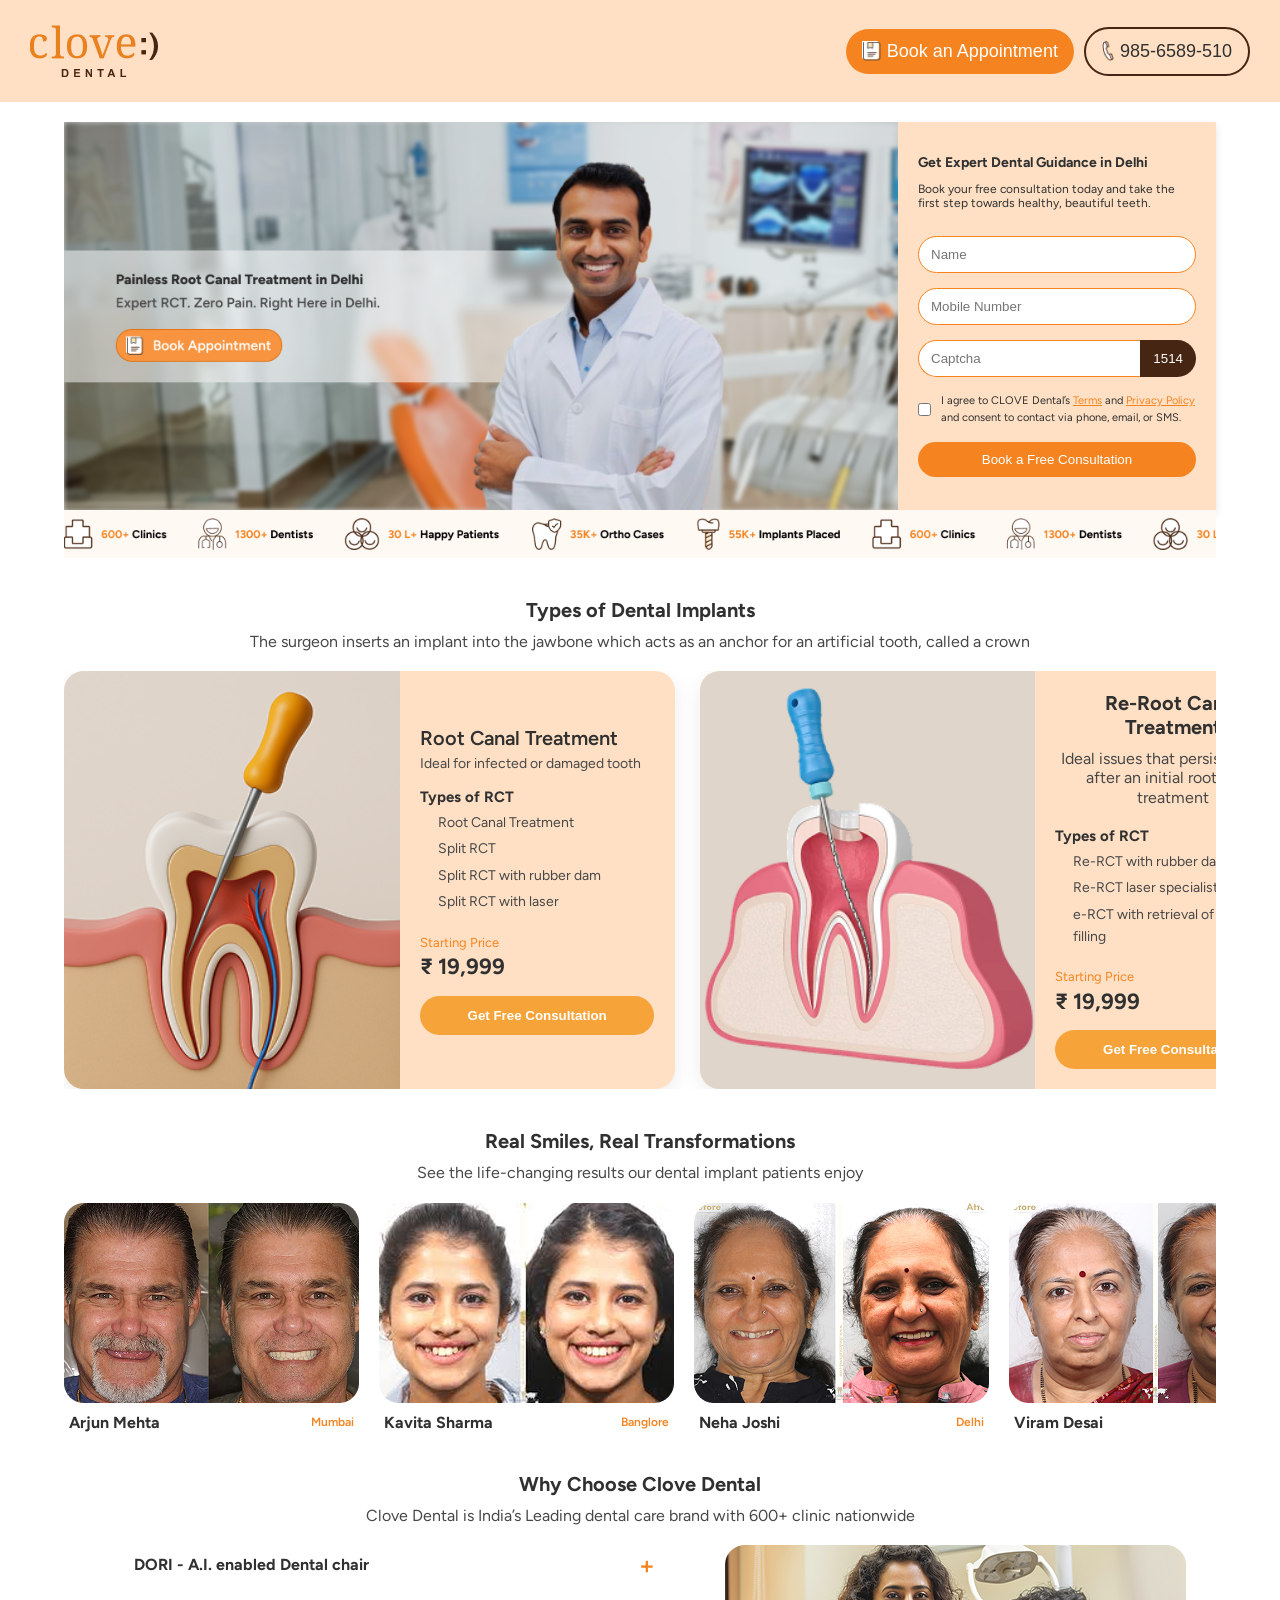
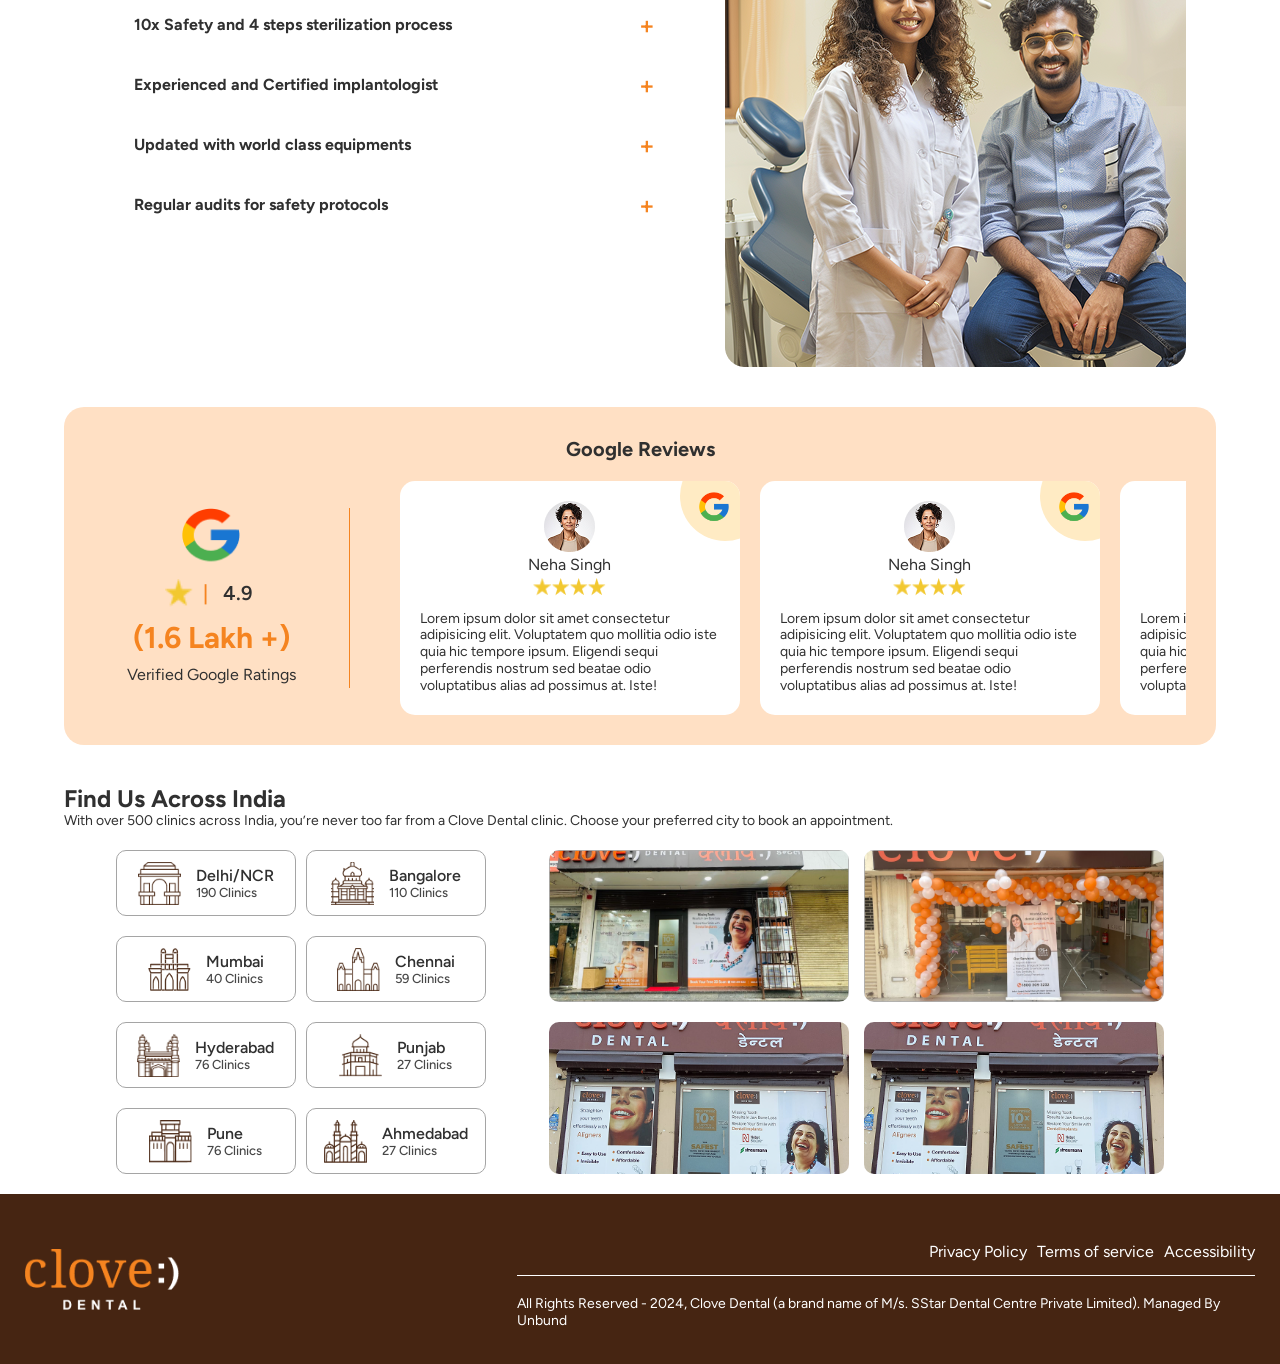
<file: index.html>
<!DOCTYPE html>
<html lang="en">

<head>
    <meta charset="UTF-8">
    <meta name="viewport" content="width=device-width, initial-scale=1.0">
    <title>Landing Page</title>

    <!-- Figtree font -->
    <link rel="preconnect" href="https://fonts.googleapis.com">
    <link rel="preconnect" href="https://fonts.gstatic.com" crossorigin>
    <link
        href="https://fonts.googleapis.com/css2?family=Figtree:ital,wght@0,300..900;1,300..900&family=Inter:ital,opsz,wght@0,14..32,100..900;1,14..32,100..900&display=swap"
        rel="stylesheet">
    
    <!-- CSS -->
    <link rel="stylesheet" href="css/style.css">
    <link rel="stylesheet" href="css/responsive.css">

</head>

<body>
    <!-- NAVBAR -->
    <header id="navbar"></header>

    <main>
        <!-- HERO SECTION -->
        <section id="hero"></section>


        <!-- Treatment Section -->
        <section id="treatment"></section>

        <!-- Transformation Section -->
        <section id="transformation"></section>

        <!-- FEATURE SECTION -->
        <section id="feature"></section>

        <!-- Testimonials Section -->
        <section id="testimonials"></section>

        <!-- LOCATION SECTION -->
        <section id="locations"></section>

    </main>

    <!-- Footer -->
    <footer id="footer"></footer>


    <!-- JavaScript -->
    <script src="js/script.js" defer></script>

</body>

</html>
</file>
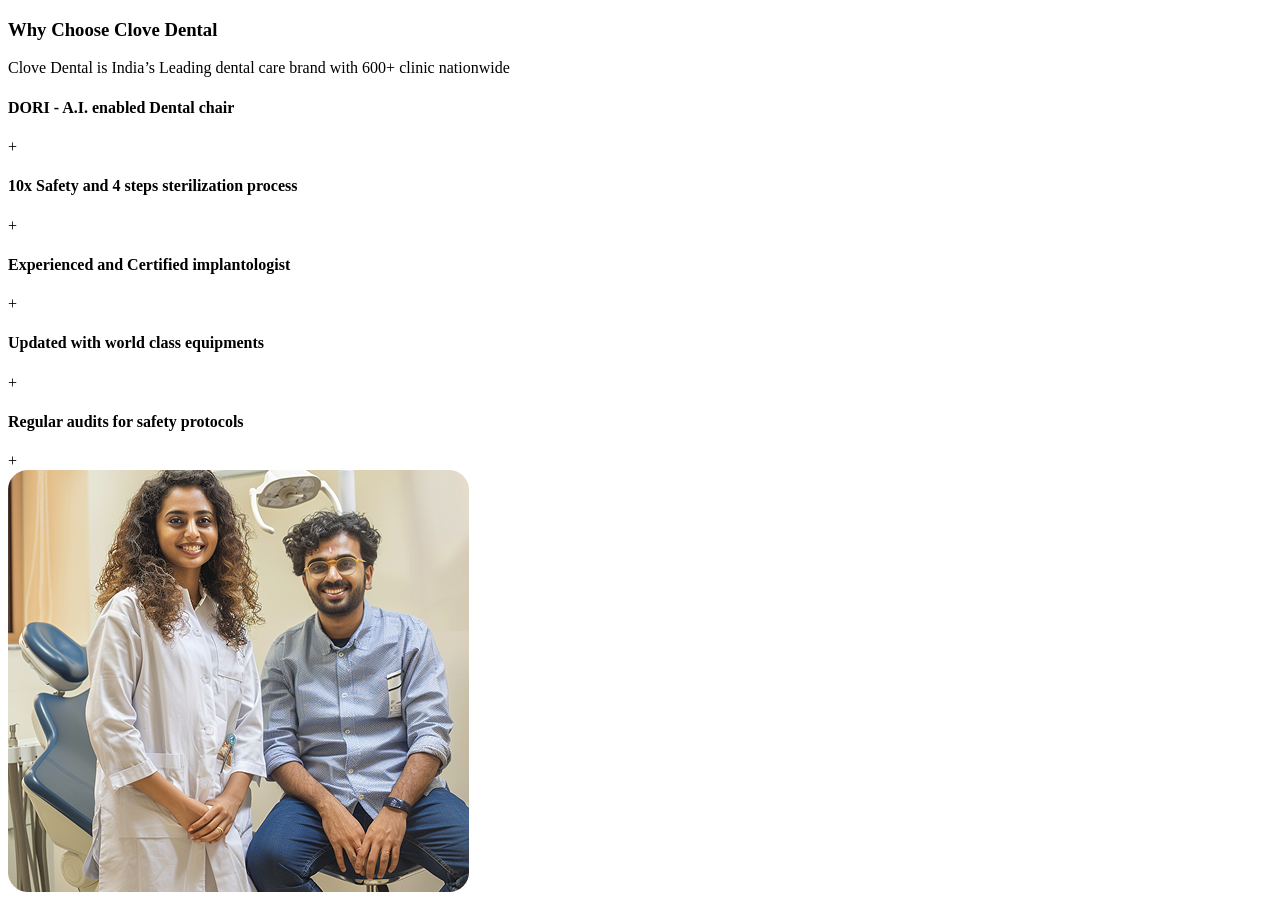
<file: sections/feature.html>
<!DOCTYPE html>
<html lang="en">
<head>
    <meta charset="UTF-8">
    <meta name="viewport" content="width=device-width, initial-scale=1.0">
    <title>Document</title>
</head>
<body>
    <div class="container feature-container">
        <h3 class="title">Why Choose Clove Dental</h3>
        <p class="description">Clove Dental is India’s Leading dental care brand with 600+ clinic nationwide</p>

        <div class="feature-cards">
            <div class="feature-details">
                <div>
                    <h4 class="feature-name">DORI - A.I. enabled Dental chair</h4>
                    <span class="feature-plus">+</span>
                </div>
                <div>
                    <h4 class="feature-name">10x Safety and 4 steps sterilization process</h4>
                    <span class="feature-plus">+</span>
                </div>
                <div>
                    <h4 class="feature-name">Experienced and Certified implantologist</h4>
                    <span class="feature-plus">+</span>
                </div>
                <div>
                    <h4 class="feature-name">Updated with world class equipments</h4>
                    <span class="feature-plus">+</span>
                </div>
                <div>
                    <h4 class="feature-name">Regular audits for safety protocols</h4>
                    <span class="feature-plus">+</span>
                </div>
            </div>
            <div class="feature-image">
                <img src="../assets/images/feature/Rectangle 27.png" alt="">
            </div>
        </div>
    </div>
</body>
</html>
</file>
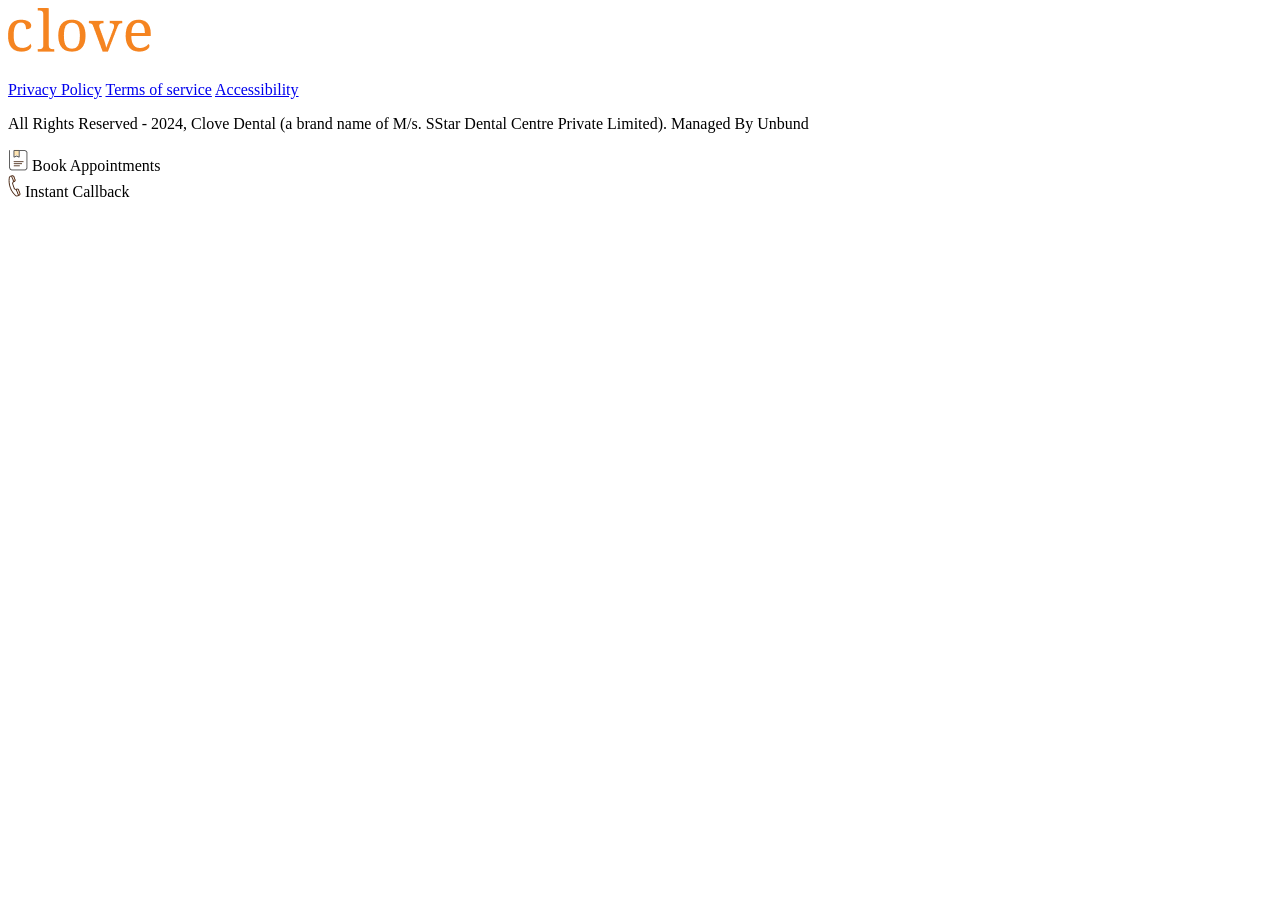
<file: sections/footer.html>
<!DOCTYPE html>
<html lang="en">
<head>
    <meta charset="UTF-8">
    <meta name="viewport" content="width=device-width, initial-scale=1.0">
    <title>Document</title>
</head>
<body>
    <div class="footer-container">
        <div class="logo-container">
            <div class="logo-holder">
                <img src="../assets/images/logos/clove logo 2.png" alt="">
            </div>
        </div>
        <div class="terms-content">
            <div class="terms-link-box">
                <div class="term-links">
                    <a href="#">Privacy Policy</a>
                    <a href="#">Terms of service</a>
                    <a href="#" class="to-be-remove">Accessibility</a>
                </div>
            </div>
            <div class="copyright-text">
                <p>All Rights Reserved - 2024, Clove Dental (a brand name of M/s. SStar Dental Centre Private Limited). Managed By Unbund</p>
            </div>
        </div>
    </div>

    <div class="temp-footer-info">
        <div class="contact-icons">
            <div class="appoint-icon">
                <img src="../assets/images/icons/Book an appointment.png" alt="appointment-icon">
                <span>Book Appointments</span>
            </div>
            <div class="bar">
            </div>
            <div class="callback-icon">
                <img src="../assets/images/icons/Get a Call Back.png" alt="callback-icon">
                <span>Instant Callback</span>
            </div>
        </div>
    </div>
</body>
</html>
</file>
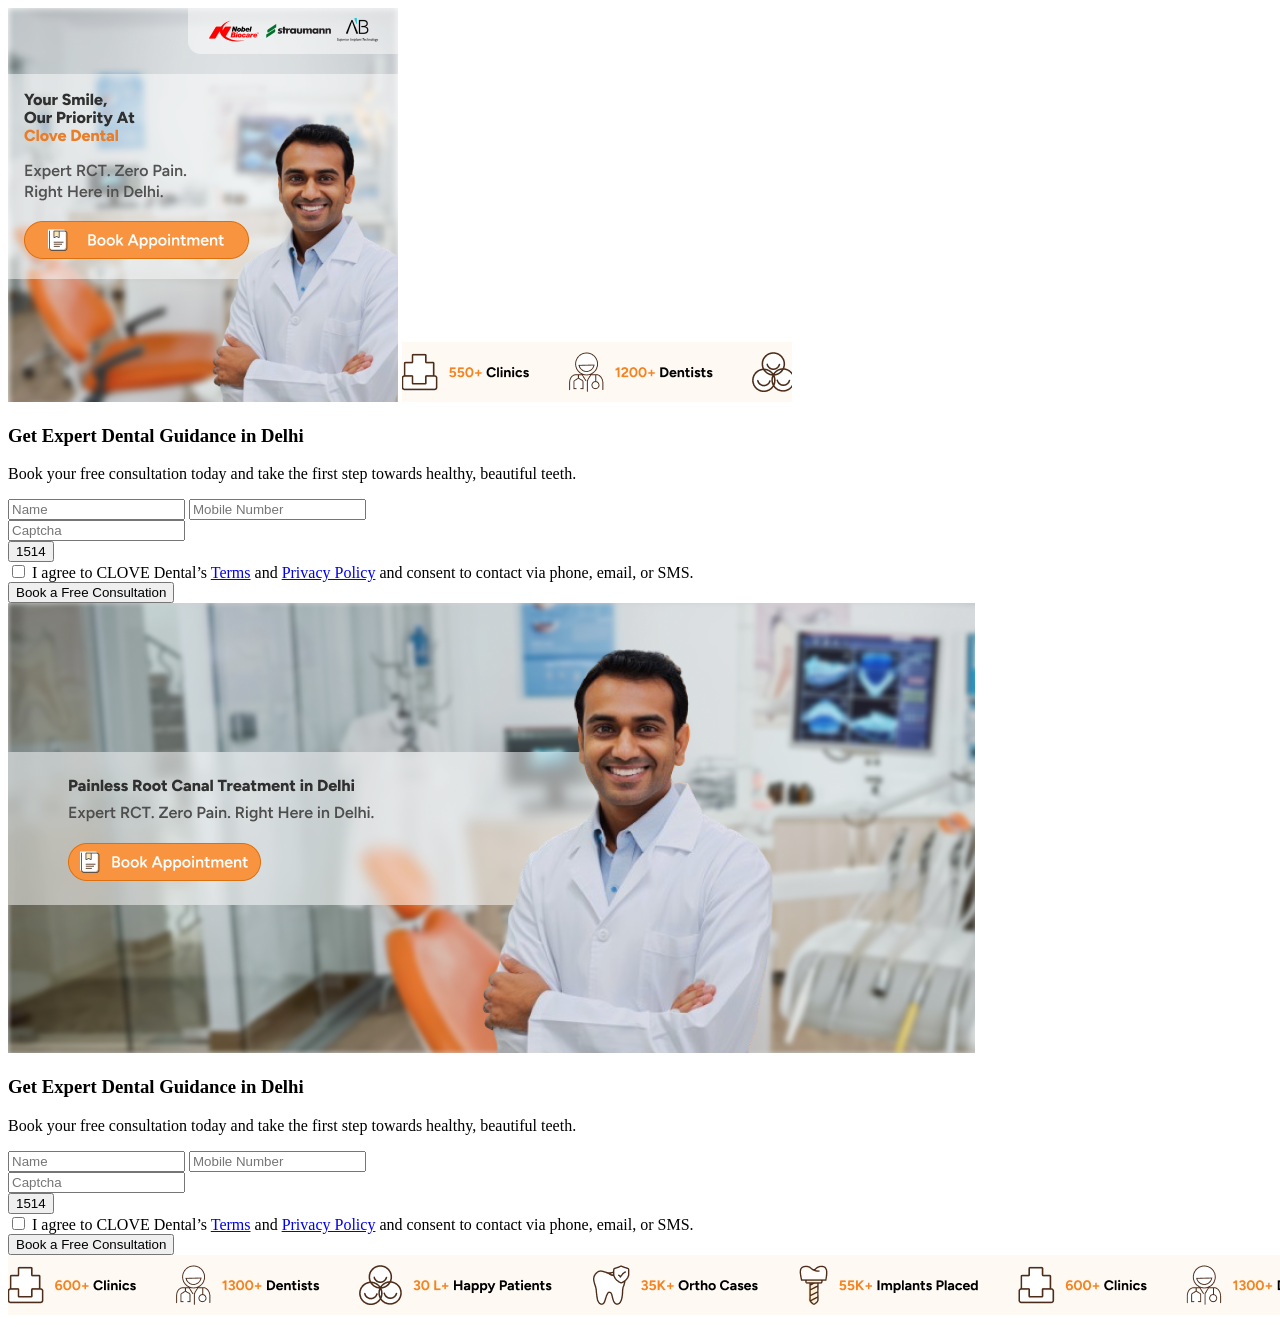
<file: sections/hero.html>
<!DOCTYPE html>
<html lang="en">

<head>
    <meta charset="UTF-8">
    <meta name="viewport" content="width=device-width, initial-scale=1.0">
    <title>Document</title>
</head>

<body>
    <div class="container hero-mobile">
        <img src="../assets/images/hero/hero_mobile.png" alt="hero image">
        <img src="../assets/images/hero/hero_mobile_detail.png" alt="hero image details">
    </div>

    <div class="container guidance-card guidance-card-mobile">
        <h3>Get Expert Dental Guidance in Delhi</h3>
            <p>Book your free consultation today and take the first step towards healthy, beautiful teeth.</p>

            <form class="guidance-card-form">
                <input type="text" name="name" placeholder="Name">
                <input type="text" name="mobile" placeholder="Mobile Number">
                <div class="captcha-input-box">
                    <div class="input-area">
                        <input type="text" name="Captcha" placeholder="Captcha">
                    </div>
                    <button type="button">1514</button>
                </div>

                <div class="terms-input-box">
                    <input type="checkbox" id="terms" name="terms">

                    <label for="terms">
                        I agree to CLOVE Dental’s
                        <a href="#">Terms</a> and
                        <a href="#">Privacy Policy</a>
                        and consent to contact via phone, email, or SMS.
                    </label>
                </div>

                <button type="button" class="book-button">Book a Free Consultation</button>
            </form>
    </div>



    <!-- CREATING HERO IMAGE AND GUIDANCE FOR DESKTOP & TAB DISPLAYS -->
    <div class="hero-desktop container">
        <div class="image-form-container">
            <div class="hero-image">
                <img src="../assets/images/hero/hero_frame_desktop.png" alt="hero image">
            </div>
            <div class="guidance-card-desktop">
                <h3 class="guidance-card-desktop-title">Get Expert Dental Guidance in Delhi</h2>
                <p class="guidance-card-desktop-description">Book your free consultation today and take the first step towards healthy, beautiful teeth.</p>  

                <form class="guidance-card-form desktop-guidance-form">
                    <input type="text" name="name" placeholder="Name">
                    <input type="text" name="mobile" placeholder="Mobile Number">
                    <div class="captcha-input-box">
                        <div class="input-area">
                            <input type="text" name="Captcha" placeholder="Captcha">
                        </div>
                        <button type="button">1514</button>
                    </div>

                    <div class="terms-input-box">
                        <input type="checkbox" id="terms" name="terms">

                        <label for="terms">
                            I agree to CLOVE Dental’s
                            <a href="#">Terms</a> and
                            <a href="#">Privacy Policy</a>
                            and consent to contact via phone, email, or SMS.
                        </label>
                    </div>

                    <button type="button" class="book-button">Book a Free Consultation</button>
                </form>
            </div>
        </div>
        <div class="service-image-container">
            <div class="service-image-desktop">
                <img src="../assets/images/hero/services_frame_desktop.png" alt="service image">
            </div>
        </div>
    </div>
</body>

</html>
</file>
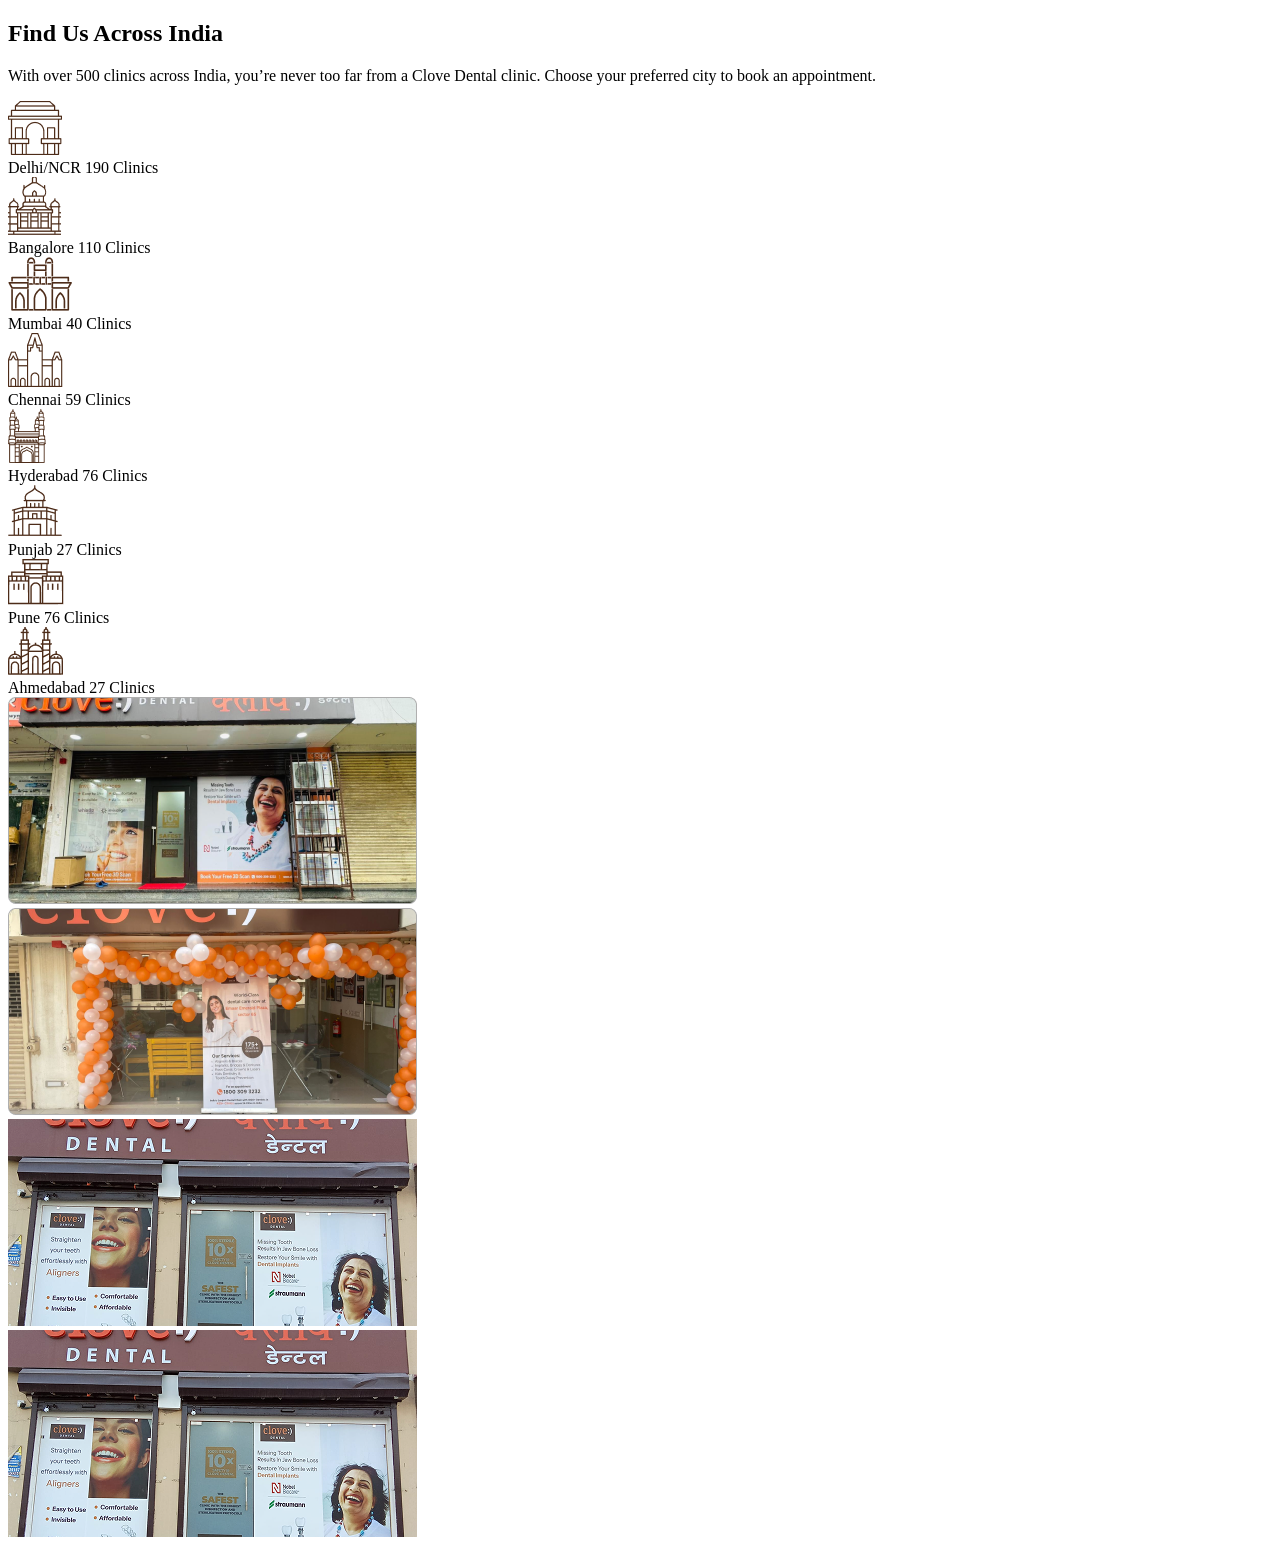
<file: sections/locations.html>
<!DOCTYPE html>
<html lang="en">

<head>
    <meta charset="UTF-8">
    <meta name="viewport" content="width=device-width, initial-scale=1.0">
    <title>Document</title>
</head>

<body>
    <div class="container locations-container">
        <h2 class="title">Find Us Across India</h3>
        <p class="description">With over 500 clinics across India, you’re never too far from a Clove Dental clinic.
            Choose your preferred city to book an appointment.</p>

        <div class="locations-detail">
            <div class="locations-cards">
                <div class="location-card">
                    <div class="location-icon">
                        <img src="../assets/images/locations/Delhi.png" alt="">
                    </div>
                    <div class="location-detail">
                        <span class="location-name">Delhi/NCR</span>
                        <span class="clinic-count">190 Clinics</span>
                    </div>
                </div>
                <div class="location-card">
                    <div class="location-icon">
                        <img src="../assets/images/locations/Banglore.png" alt="">
                    </div>
                    <div class="location-detail">
                        <span class="location-name">Bangalore</span>
                        <span class="clinic-count">110 Clinics</span>
                    </div>
                </div>
                <div class="location-card">
                    <div class="location-icon">
                        <img src="../assets/images/locations/Mumbai.png" alt="">
                    </div>
                    <div class="location-detail">
                        <span class="location-name">Mumbai</span>
                        <span class="clinic-count">40 Clinics</span>
                    </div>
                </div>
                <div class="location-card">
                    <div class="location-icon">
                        <img src="../assets/images/locations/Chennai.png" alt="">
                    </div>
                    <div class="location-detail">
                        <span class="location-name">Chennai</span>
                        <span class="clinic-count">59 Clinics</span>
                    </div>
                </div>
                <div class="location-card">
                    <div class="location-icon">
                        <img src="../assets/images/locations/Hyderabad.png" alt="">
                    </div>
                    <div class="location-detail">
                        <span class="location-name">Hyderabad</span>
                        <span class="clinic-count">76 Clinics</span>
                    </div>
                </div>
                <div class="location-card">
                    <div class="location-icon">
                        <img src="../assets/images/locations/Pubjab.png" alt="">
                    </div>
                    <div class="location-detail">
                        <span class="location-name">Punjab</span>
                        <span class="clinic-count">27 Clinics</span>
                    </div>
                </div>
                <div class="location-card">
                    <div class="location-icon">
                        <img src="../assets/images/locations/Pune.png" alt="">
                    </div>
                    <div class="location-detail">
                        <span class="location-name">Pune</span>
                        <span class="clinic-count">76 Clinics</span>
                    </div>
                </div>
                <div class="location-card">
                    <div class="location-icon">
                        <img src="../assets/images/locations/Ahemdabad.png" alt="">
                    </div>
                    <div class="location-detail">
                        <span class="location-name">Ahmedabad</span>
                        <span class="clinic-count">27 Clinics</span>
                    </div>
                </div>
            </div>
            <div class="slider-wrapper">
                <div class="store-container">
                    <div class="store-details">
                        <div class="store-image">
                            <img src="../assets/images/stores/first.png" alt="">
                        </div>
                        <div class="store-image">
                            <img src="../assets/images/stores/second.png" alt="">
                        </div>
                        <div class="store-image">
                            <img src="../assets/images/stores/third.png" alt="">
                        </div>
                        <div class="store-image">
                            <img src="../assets/images/stores/third.png" alt="">
                        </div>
                    </div>
                </div>
            </div>
        </div>
    </div>
</body>

</html>
</file>
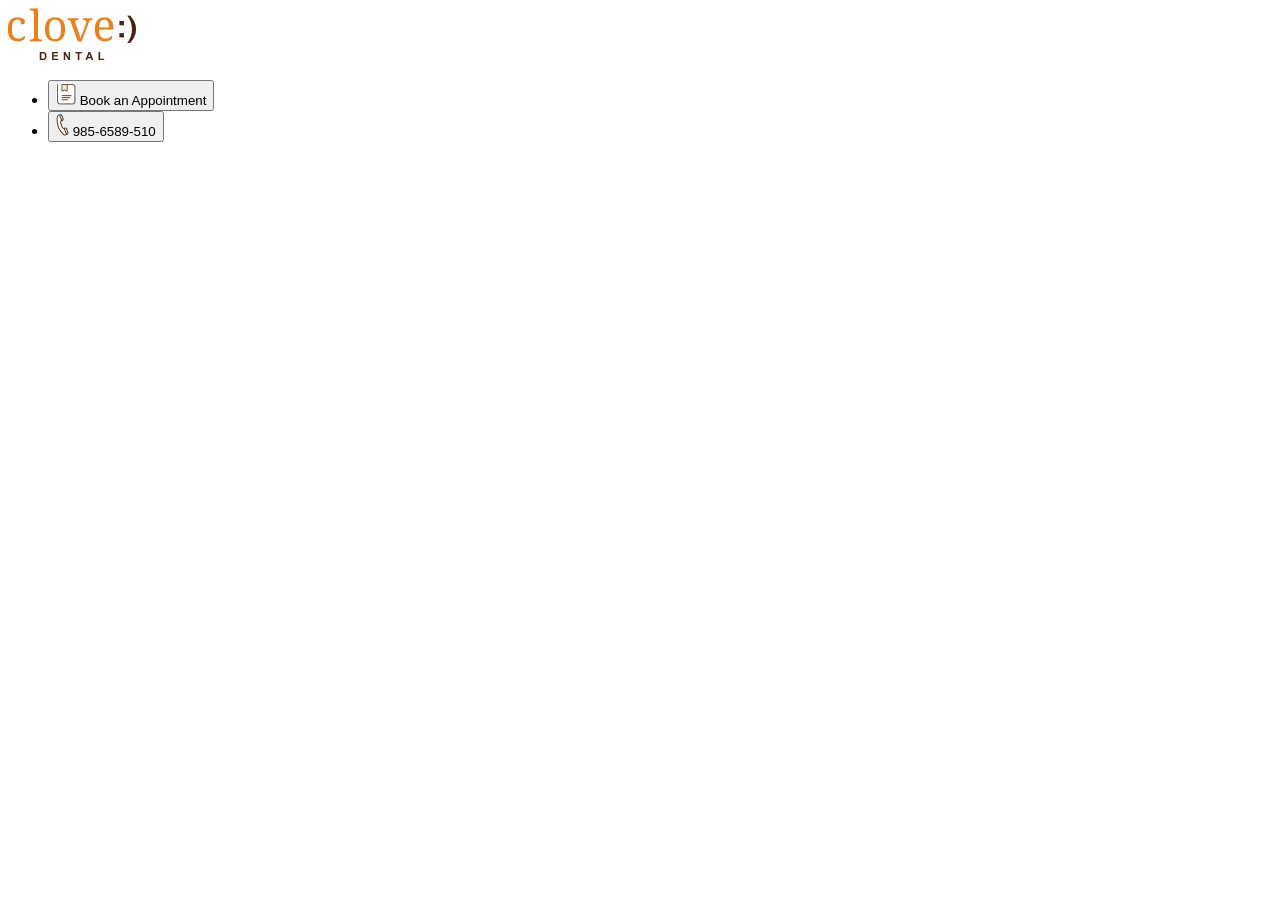
<file: sections/navbar.html>
<!DOCTYPE html>
<html lang="en">
<head>
    <meta charset="UTF-8">
    <meta name="viewport" content="width=device-width, initial-scale=1.0">
    <title>CLOVE Dental</title>
</head>
<body>
    <header class="navbar-container">
        <div class="logo">
            <img src="../assets/images/logos/clove logo.png" alt="Clove Dental Logo">
        </div>
        <nav class="nav-buttons">
            <ul>
                <li>
                    <button type="button" class="appoint-button">
                        <img src="../assets/images/icons/Book an appointment.png" alt="Appointment icon">
                        <span>
                            Book an Appointment
                        </span>
                    </button>
                </li>
                <li>
                    <button type="button" class="call-button">
                        <img src="../assets/images/icons/Get a Call Back.png" alt="CallBack Icon">
                        <span>
                            985-6589-510
                        </span> 
                    </button>
                </li>
            </ul>
        </nav>
    </header>
</body>
</html>
</file>
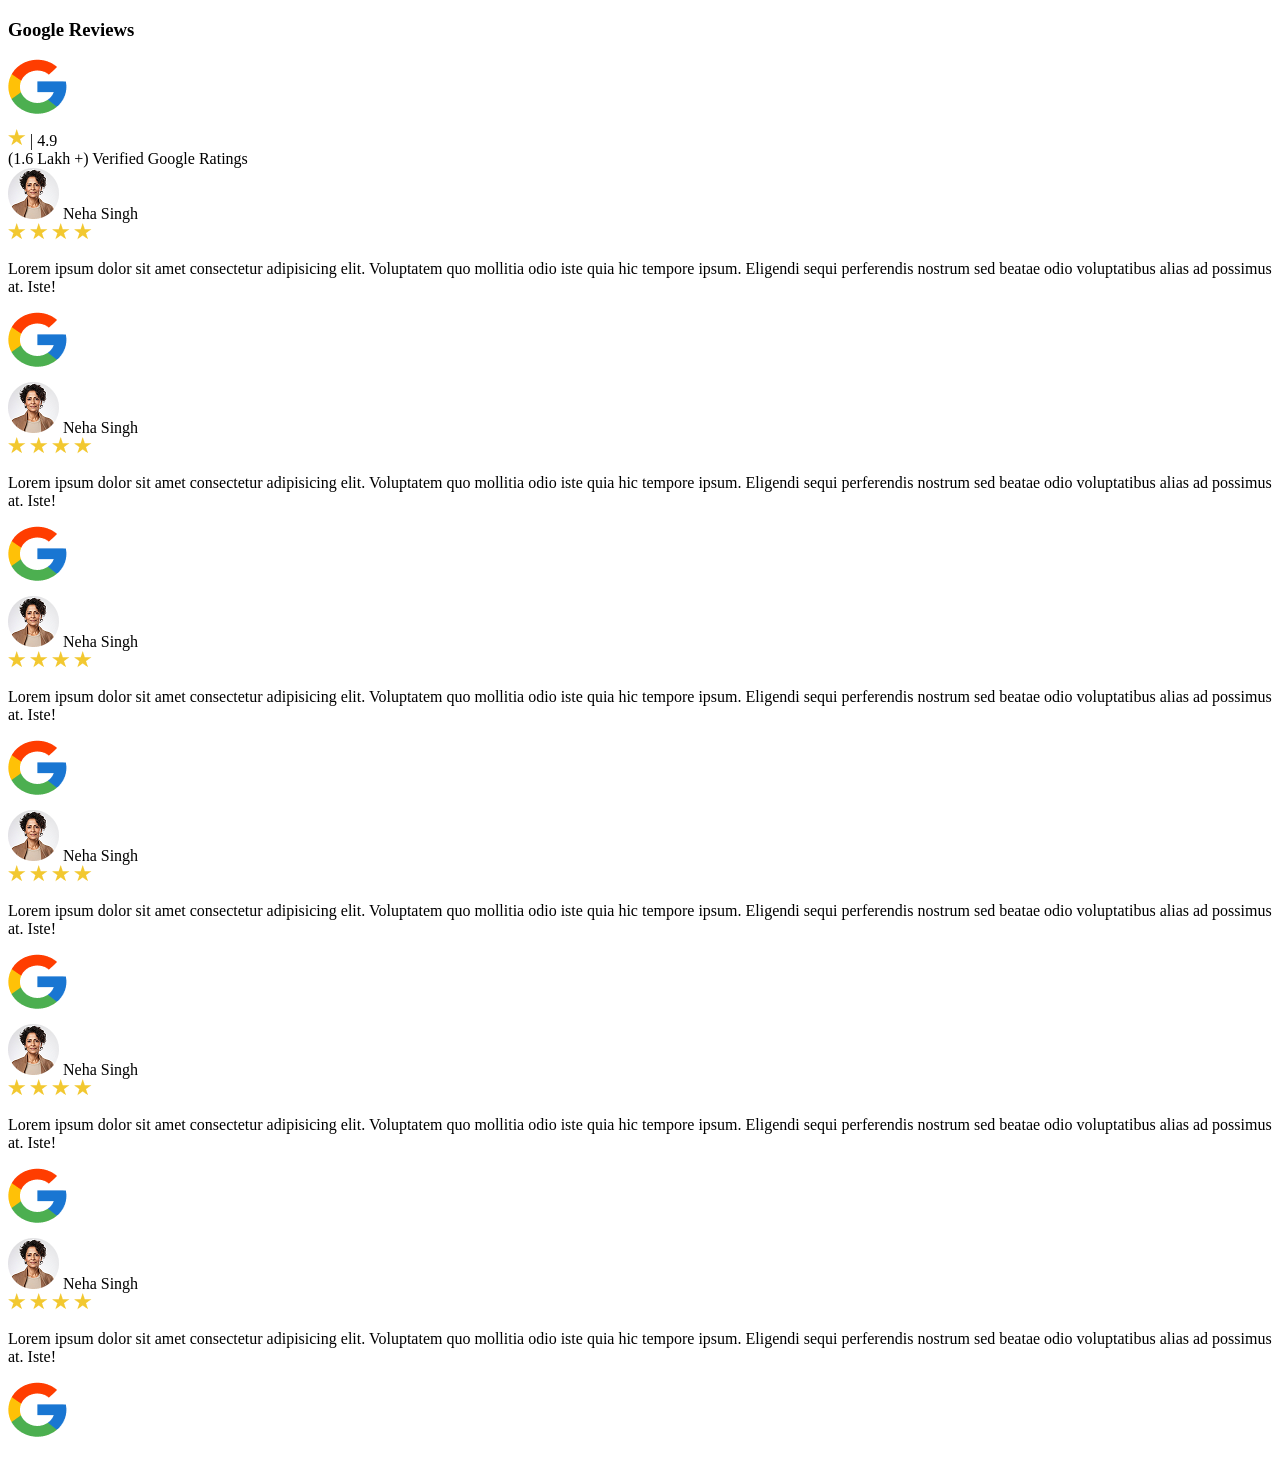
<file: sections/testimonials.html>
<!DOCTYPE html>
    <html lang="en">

    <head>
        <meta charset="UTF-8">
        <meta name="viewport" content="width=device-width, initial-scale=1.0">
        <title>Document</title>
    </head>

    <body>
        <div class="container reviews-container">
            <h3 class="title">Google Reviews</h3>


            <div class="review-cards-row">
                <div class="icon-box">
                    <div class="google-icon-box">
                        <img class="google-icon" src="../assets/images/icons/Google.png" alt="google icon">
                    </div>

                    <div class="rating-count-box">
                        <div class="star-with-review">
                            <img class="left-box-star" src="../assets/images/icons/Star.png" alt="star icon">
                            <span class="bar">|</span>
                            <span>4.9</span>
                        </div>
                        <span class="rating-count">(1.6 Lakh +)</span>
                        <span>Verified Google Ratings</span>
                    </div>
                </div>
                <div class="slider-wrapper">
                    <div class="review-cards">
                        <div class="review-card">
                            <div class="user-part">
                                <img class="user-image" src="../assets/images/icons/Ellipse 1.png" alt="user image">
                                <span class="user-name">Neha Singh</span>
                                <div class="stars-box">
                                    <img class="user-rating-star" src="../assets/images/icons/Star.png" alt="star icon">
                                    <img class="user-rating-star" src="../assets/images/icons/Star.png" alt="star icon">
                                    <img class="user-rating-star" src="../assets/images/icons/Star.png" alt="star icon">
                                    <img class="user-rating-star" src="../assets/images/icons/Star.png" alt="star icon">
                                </div>
                            </div>
                            <p class="review-content">
                                Lorem ipsum dolor sit amet consectetur adipisicing elit. Voluptatem quo mollitia odio iste
                                quia hic tempore ipsum. Eligendi sequi perferendis nostrum sed beatae odio voluptatibus
                                alias ad possimus at. Iste!
                            </p>
                            <div class="card-top-right-corner"></div>
                            <img class="card-top-right-icon" src="../assets/images/icons/Google.png" alt="google icon">
                        </div>
                        <div class="review-card">
                            <div class="user-part">
                                <img class="user-image" src="../assets/images/icons/Ellipse 1.png" alt="user image">
                                <span class="user-name">Neha Singh</span>
                                <div class="stars-box">
                                    <img class="user-rating-star" src="../assets/images/icons/Star.png" alt="star icon">
                                    <img class="user-rating-star" src="../assets/images/icons/Star.png" alt="star icon">
                                    <img class="user-rating-star" src="../assets/images/icons/Star.png" alt="star icon">
                                    <img class="user-rating-star" src="../assets/images/icons/Star.png" alt="star icon">
                                </div>
                            </div>
                            <p class="review-content">
                                Lorem ipsum dolor sit amet consectetur adipisicing elit. Voluptatem quo mollitia odio iste
                                quia hic tempore ipsum. Eligendi sequi perferendis nostrum sed beatae odio voluptatibus
                                alias ad possimus at. Iste!
                            </p>
                            <div class="card-top-right-corner"></div>
                            <img class="card-top-right-icon" src="../assets/images/icons/Google.png" alt="google icon">
                        </div>
                        <div class="review-card">
                            <div class="user-part">
                                <img class="user-image" src="../assets/images/icons/Ellipse 1.png" alt="user image">
                                <span class="user-name">Neha Singh</span>
                                <div class="stars-box">
                                    <img class="user-rating-star" src="../assets/images/icons/Star.png" alt="star icon">
                                    <img class="user-rating-star" src="../assets/images/icons/Star.png" alt="star icon">
                                    <img class="user-rating-star" src="../assets/images/icons/Star.png" alt="star icon">
                                    <img class="user-rating-star" src="../assets/images/icons/Star.png" alt="star icon">
                                </div>
                            </div>
                            <p class="review-content">
                                Lorem ipsum dolor sit amet consectetur adipisicing elit. Voluptatem quo mollitia odio iste
                                quia hic tempore ipsum. Eligendi sequi perferendis nostrum sed beatae odio voluptatibus
                                alias ad possimus at. Iste!
                            </p>
                            <div class="card-top-right-corner"></div>
                            <img class="card-top-right-icon" src="../assets/images/icons/Google.png" alt="google icon">
                        </div>
                        <div class="review-card">
                            <div class="user-part">
                                <img class="user-image" src="../assets/images/icons/Ellipse 1.png" alt="user image">
                                <span class="user-name">Neha Singh</span>
                                <div class="stars-box">
                                    <img class="user-rating-star" src="../assets/images/icons/Star.png" alt="star icon">
                                    <img class="user-rating-star" src="../assets/images/icons/Star.png" alt="star icon">
                                    <img class="user-rating-star" src="../assets/images/icons/Star.png" alt="star icon">
                                    <img class="user-rating-star" src="../assets/images/icons/Star.png" alt="star icon">
                                </div>
                            </div>
                            <p class="review-content">
                                Lorem ipsum dolor sit amet consectetur adipisicing elit. Voluptatem quo mollitia odio iste
                                quia hic tempore ipsum. Eligendi sequi perferendis nostrum sed beatae odio voluptatibus
                                alias ad possimus at. Iste!
                            </p>
                            <div class="card-top-right-corner"></div>
                            <img class="card-top-right-icon" src="../assets/images/icons/Google.png" alt="google icon">
                        </div>
                        <div class="review-card">
                            <div class="user-part">
                                <img class="user-image" src="../assets/images/icons/Ellipse 1.png" alt="user image">
                                <span class="user-name">Neha Singh</span>
                                <div class="stars-box">
                                    <img class="user-rating-star" src="../assets/images/icons/Star.png" alt="star icon">
                                    <img class="user-rating-star" src="../assets/images/icons/Star.png" alt="star icon">
                                    <img class="user-rating-star" src="../assets/images/icons/Star.png" alt="star icon">
                                    <img class="user-rating-star" src="../assets/images/icons/Star.png" alt="star icon">
                                </div>
                            </div>
                            <p class="review-content">
                                Lorem ipsum dolor sit amet consectetur adipisicing elit. Voluptatem quo mollitia odio iste
                                quia hic tempore ipsum. Eligendi sequi perferendis nostrum sed beatae odio voluptatibus
                                alias ad possimus at. Iste!
                            </p>
                            <div class="card-top-right-corner"></div>
                            <img class="card-top-right-icon" src="../assets/images/icons/Google.png" alt="google icon">
                        </div>
                        <div class="review-card">
                            <div class="user-part">
                                <img class="user-image" src="../assets/images/icons/Ellipse 1.png" alt="user image">
                                <span class="user-name">Neha Singh</span>
                                <div class="stars-box">
                                    <img class="user-rating-star" src="../assets/images/icons/Star.png" alt="star icon">
                                    <img class="user-rating-star" src="../assets/images/icons/Star.png" alt="star icon">
                                    <img class="user-rating-star" src="../assets/images/icons/Star.png" alt="star icon">
                                    <img class="user-rating-star" src="../assets/images/icons/Star.png" alt="star icon">
                                </div>
                            </div>
                            <p class="review-content">
                                Lorem ipsum dolor sit amet consectetur adipisicing elit. Voluptatem quo mollitia odio iste
                                quia hic tempore ipsum. Eligendi sequi perferendis nostrum sed beatae odio voluptatibus
                                alias ad possimus at. Iste!
                            </p>
                            <div class="card-top-right-corner"></div>
                            <img class="card-top-right-icon" src="../assets/images/icons/Google.png" alt="google icon">
                        </div>
                    </div>
                </div>
            </div>
        </div>
    </body>

    </html>
</file>
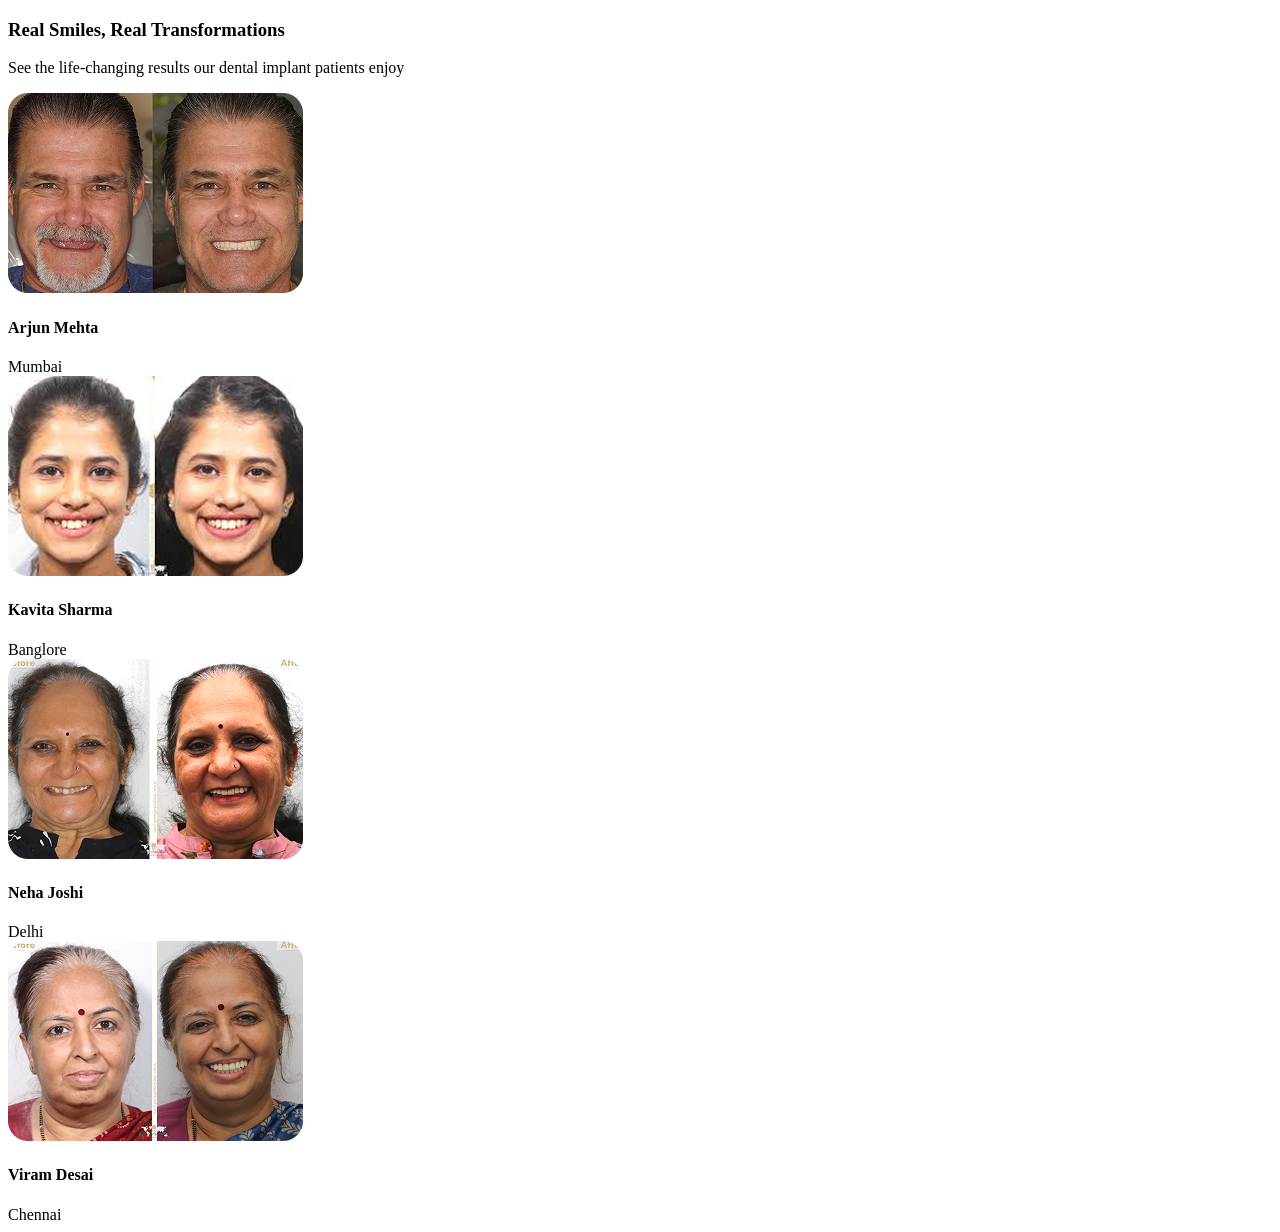
<file: sections/transformation.html>
<!DOCTYPE html>
<html lang="en">
<head>
    <meta charset="UTF-8">
    <meta name="viewport" content="width=device-width, initial-scale=1.0">
    <title>Document</title>
</head>
<body>
    <div class="transformation-container container">
        <h3 class="transformation-title">Real Smiles, Real Transformations</h3>
        <p class="transformation-description">See the life-changing results our dental implant patients enjoy</p>


        <div class="slider-wrapper">
            <div class="patient-result-container">
                <div>
                    <div class="patient-image">
                        <img src="../assets/images/patient_transformation/First_Patient.png" alt="First Patient Image">
                    </div>
                    <div class="patient-details">
                        <h4 class="patient-name">Arjun Mehta</h4>
                        <span class="patient-location">Mumbai</span>
                    </div>
                </div>
                <div>
                    <div class="patient-image">
                        <img src="../assets/images/patient_transformation/Second_patient.png" alt="Second Patient Image">
                    </div>
                    <div class="patient-details">
                        <h4 class="patient-name">Kavita Sharma</h4>
                        <span class="patient-location">Banglore</span>
                    </div>
                </div>
                <div>
                    <div class="patient-image">
                        <img src="../assets/images/patient_transformation/Third_Patient.png" alt="Third Patient Image">
                    </div>
                    <div class="patient-details">
                        <h4 class="patient-name">Neha Joshi</h4>
                        <span class="patient-location">Delhi</span>
                    </div>
                </div>
                <div>
                    <div class="patient-image">
                        <img src="../assets/images/patient_transformation/Fourth_Patient.png" alt="Fourth Patient Image">
                    </div>
                    <div class="patient-details">
                        <h4 class="patient-name">Viram Desai</h4>
                        <span class="patient-location">Chennai</span>
                    </div>
                </div>
            </div>
        </div>
    </div>
</body>
</html>
</file>
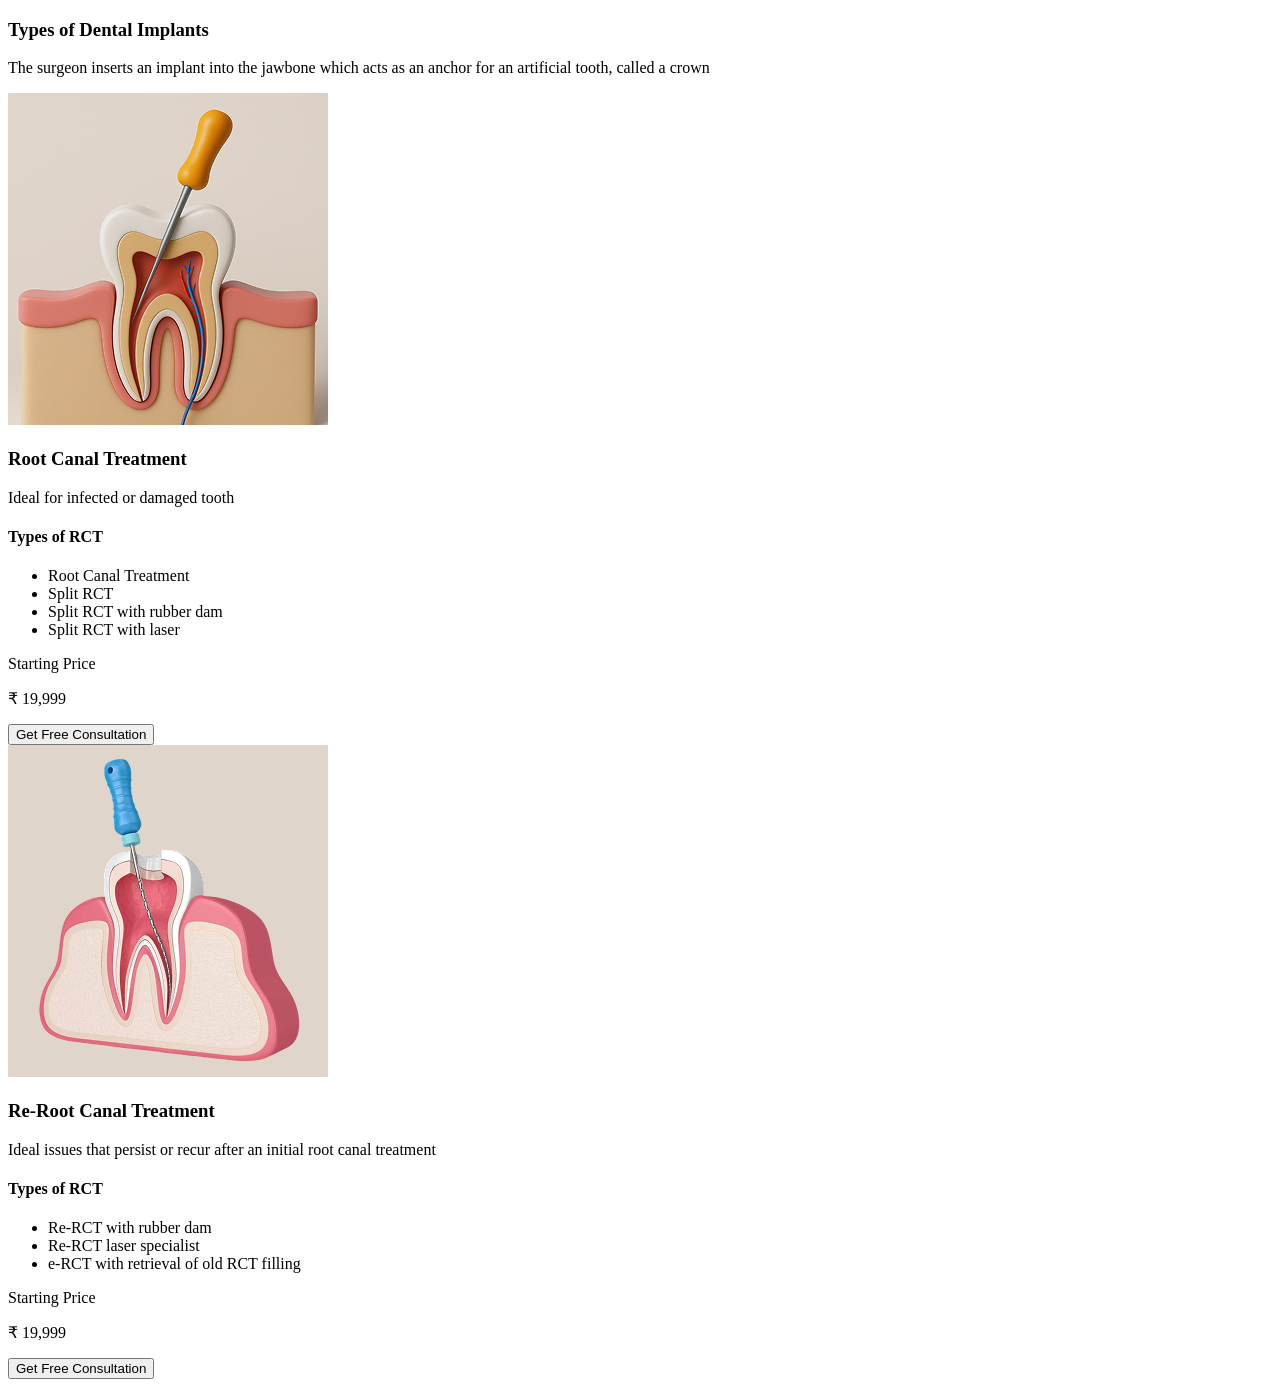
<file: sections/treatment.html>
<!DOCTYPE html>
<html lang="en">

<head>
    <meta charset="UTF-8">
    <meta name="viewport" content="width=device-width, initial-scale=1.0">
    <title>Document</title>
</head>

<body>
    <div class="container treatment-container">
        <h3 class="title">Types of Dental Implants</h3>
        <p class="description">The surgeon inserts an implant into the jawbone which acts as an anchor for an artificial tooth, called a
            crown</p>
        
        
        <div class="slider-wrapper">
            <div class="treatment-cards">
                <div class="treatment-card card1">

                    <div class="card-image">
                        <img src="../assets/images/pricing/pricing_1.png" alt="Root Canal Treatment">
                    </div>

                    <div class="card-content">
                        <h3 class="card-title">Root Canal Treatment</h3>
                        <p class="card-description">Ideal for infected or damaged tooth</p>

                        <div class="rct-types">
                            <h4>Types of RCT</h4>
                            <ul>
                                <li>Root Canal Treatment</li>
                                <li>Split RCT</li>
                                <li>Split RCT with rubber dam</li>
                                <li>Split RCT with laser</li>
                            </ul>
                        </div>

                        <div class="price-section">
                            <span class="label">Starting Price</span>
                            <p class="price">₹ 19,999</p>
                        </div>

                        <button class="consult-btn">
                            Get Free Consultation
                        </button>

                    </div>

                </div>


                <div class="treatment-card card2">

                    <div class="card-image">
                        <img src="../assets/images/pricing/pricing_2.png" alt="Root Canal Treatment">
                    </div>

                    <div class="card-content">
                        <h3 class="title">Re-Root Canal Treatment</h3>
                        <p class="description">Ideal issues that persist or recur after an initial root canal treatment</p>

                        <div class="rct-types">
                            <h4>Types of RCT</h4>
                            <ul>
                                <li>Re-RCT with rubber dam</li>
                                <li>Re-RCT laser specialist </li>
                                <li>e-RCT with retrieval of old RCT filling</li>
                            </ul>
                        </div>

                        <div class="price-section">
                            <span class="label">Starting Price</span>
                            <p class="price">₹ 19,999</p>
                        </div>

                        <button class="consult-btn">
                            Get Free Consultation
                        </button>

                    </div>

                </div>
            </div>
        </div>
    </div>
</body>

</html>
</file>
<file: css/style.css>
/* CSS RESET */
*,
*::before,
*::after {
    margin: 0;
    padding: 0;
    box-sizing: border-box;
}

/* ROOT VARIABLES */
:root {
    --primary-color: #F58420;
    --secondary-color: #462512;
    --background-color: #FFE0C4;
    --text1-color: #303030;
    --text2-color: #474747;
    --input-text-color: #777777;
    --heading-text-size : 20px;
    --description-text-size : 16px;
    --appointment-icon-size : 19px;
    --call-icon-size : 12px;
    --clove-icon-size : 101px;  

    --container-width: 1320px;
    --font-main: 'Figtree', sans-serif;
}

/* GLOBAL STYLES */

html {
    scroll-behavior: smooth;
}

body {
    font-family: var(--font-main);
    color: var(--text1-color);
    line-height: 1.6;
}

main {
    margin-top: 20px;
    display: flex;
    flex-direction: column; 
    gap: 40px;
}

/* CONTAINTER */
.container {
    width : 90%;
    margin: 0 auto;
    max-width: var(--container-width);
}


/* TYPOGRAPHY */
h1,
h2,
h3,
h4,
h5,
h6 {
    color: var(--text1-color);
    line-height: 1.2;
}

p {
    font-size: 14px;
    line-height: 1.2;
}


/* IMAGES */
img {
    width: 100%;
    display: block;
}

/* LIST */

li {
    list-style: none;
}

/* ANCHOR TAG */
a{
    text-decoration: none;
    color: #fff;
}

/* FORM INPUT */

input,
textarea {
    width: 100%;
    padding: 10px 12px;
    border : 1px solid var(--primary-color);
    border-radius: 25px;
    outline: none;
    color: var(--input-text-color);
}


/* NAVBAR */
#navbar {
    position: sticky;
    top: 0;
    z-index: 100;
}

.navbar-container {
    display: flex;
    justify-content: space-between;
    align-items: center;
    padding: 25px 30px;
    background-color: var(--background-color);
}
.nav-buttons ul{
    display: flex;
    justify-content: center;
    align-items: center;
    gap: 10px;
    list-style: none;
    padding: 0;
    margin: 0;
}

.nav-buttons ul li button {
    border-radius: 25px;
    display: flex;
    align-items: center;
    gap: 6px;
    padding: 12px 16px;
}

.appoint-button {
    background-color: var(--primary-color);
    color: white;
    cursor: pointer;
    border: none;
    font-size: 18px;    
}
.appoint-button img{
    width: var(--appointment-icon-size);
}

.call-button {
    background-color: transparent;
    color: var(--text1-color);
    cursor: pointer;
    border: 2px solid #462512;
    font-size: 18px;
}
.call-button img{
    width: var(--call-icon-size);
}

/* Hero section for desktop */
.hero-desktop .image-form-container {
    display: flex;
    align-items: stretch;
}

.image-form-container .hero-image {
    flex: 3;
}

.image-form-container .hero-image img { 
    width: 100%;
    height: 100%;
    object-fit: cover;
}

.guidance-card-desktop {
    flex: 1;
    background-color: var(--background-color);
    padding: 20px;
    box-shadow: 0 4px 8px rgba(0, 0, 0, 0.1);
    display: flex;
    flex-direction: column;
    justify-content: center;
    gap: 10px; 
}

/* HERO FORM CARD */
.guidance-card {
    background-color: var(--background-color);
    border-radius: 15px;
    padding: 20px;
    box-shadow: 0 4px 8px rgba(0, 0, 0, 0.1);
    margin-bottom: 10px;
}
.hero-mobile{
    display: none;
}
.guidance-card-mobile {
    display: none;
}

.guidance-card > h3 {
    font-size: var(--heading-text-size);
    color: var(--text1-color);
    text-align: center;
}

.guidance-card > p {
    font-size: var(--description-text-size);
    color: var(--text2-color);
    text-align: center;
    margin-top: 10px;
}

.guidance-card-form {
    margin-top: 15px;
    display: flex;
    flex-direction: column;
    gap: 15px;  
}

.guidance-card-form .book-button {
    padding: 10px 12px;
    border : none;
    border-radius: 25px;
    background-color: var(--primary-color);
    color: white;
    cursor: pointer;
}

.captcha-input-box {
    display : flex;
}
.captcha-input-box .input-area {
    width: 80%;
}
.captcha-input-box input {
    width: 100%;
    border-radius: 0;
    border-right: none;
    border-top-left-radius: 25px;
    border-bottom-left-radius: 25px;
}
.captcha-input-box button {
    border: none;
    width:20%;
    background-color: var(--secondary-color);
    border-top-right-radius: 25px;
    border-bottom-right-radius: 25px;
    color: white;
    cursor: pointer;
}

.terms-input-box {
    display : flex;
    align-items: center;
    gap: 10px;
    font-size: 12px;
}
.terms-input-box input {
    width: auto;
    text-align: center;
}
.terms-input-box a{
  color: var(--primary-color);
  text-decoration: underline;
}



/* slider wrapper */
.slider-wrapper {
    overflow-x: auto;
    scroll-snap-type: x mandatory;
}
.slider-wrapper::-webkit-scrollbar {
    display: none;
}
.slider-wrapper {
    scrollbar-width: none;
}

/* treatement container  */
.treatment-container .title{
    font-size: var(--heading-text-size);
    color: var(--text1-color);
    text-align: center;
    margin-bottom: 10px;
}
.treatment-container .description{
    font-size: var(--description-text-size);
    color: var(--text2-color);
    text-align: center;
    margin-bottom: 20px;
}

/* treatement cards */
.treatment-cards {
    display: flex;
    gap: 25px;
    width: max-content;
}

.treatment-card {
    display: flex;
    align-items: center;
    box-shadow: 0 6px 20px rgba(0,0,0,0.08);
    transition: all 0.3s ease;
    background-color: #FFE0C4;
    max-width: 640px;
    width: 100%;
    overflow: hidden;
    border-radius: 20px;
    scroll-snap-align:start;
}

.treatment-card:hover{
    transform:translateY(-6px);
    box-shadow:0 12px 30px rgba(0,0,0,0.12);
}

.card-image {
    width: 55%;
    height: 100%;
}

.card-image img{
   width: 100%;
   height: 100%;
   object-fit:cover;
   object-position: center;
   display: block;
}

.card-content{
    width: 45%;
    padding:20px;
}

.card-title{
    font-size:20px;
    font-weight:600;
    margin-bottom:6px;
}

.card-description{
    font-size:14px;
    color:var(--text2-color);
    margin-bottom:15px;
    text-wrap: wrap;
}

.rct-types h4{
    font-size:15px;
    margin-bottom:6px;
}
.rct-types ul{
    padding-left:18px;
    font-size:14px;
    color:var(--text2-color);
    margin-bottom:15px;
}

.rct-types li{
    margin-bottom:4px;
}

.price-section{
    margin-bottom:15px;
}

.label{
    font-size:13px;
    color:var(--primary-color);
}
.price{
    font-size:22px;
    font-weight:700;
}
.consult-btn{
    width:100%;
    background:#f6a43a;
    border:none;
    padding:12px;
    border-radius:25px;
    color:#fff;
    font-weight:600;
    cursor:pointer;
    transition:all 0.25s ease;
}

.consult-btn:hover{
    background: var(--primary-color);
}


/* TRANSFORMATION SECTION */
.transformation-container .transformation-title{
    font-size: var(--heading-text-size);
    color: var(--text1-color);
    text-align: center;
    margin-bottom: 10px;
}
.transformation-container .transformation-description{
    font-size: var(--description-text-size);
    color: var(--text2-color);
    text-align: center;
    margin-bottom: 20px;
}

.patient-result-container {
    display: flex;
    justify-content: center;
    align-items: center;
    gap: 20px;
    width: max-content;
}

.patient-result-container .patient-details{
    display: flex;
    justify-content: space-between;
    align-items: center;
    margin-top: 10px;
    padding: 0 5px;
}

.patient-details .patient-location {
    color: var(--primary-color);
    font-size: 12px;
    font-weight: 600;
}


/* FEATURE SECTION */

.feature-container .title {
    font-size: var(--heading-text-size);
    color: var(--text1-color);
    text-align: center;
    margin-bottom: 10px;
}

.feature-container .description {
    font-size: var(--description-text-size);
    color: var(--text2-color);
    text-align: center;
    margin-bottom: 20px;
}

.feature-container  .feature-cards{
    display: flex;
    gap: 30px;
    padding: 0 30px;
    align-items: stretch;
}
.feature-details {
    display: flex;
    flex-direction: column;
    padding: 0 40px;
    gap: 20px;
    flex: 1;
}
.feature-img {
    flex: 1;
    height : 100%;
}

.feature-img img {
    width: 100%;
    height: 100%;
    object-fit:cover;
}

.feature-plus{
    color: var(--primary-color);
    font-size: 25px;
    font-weight: 600;
}

.feature-details div {
    display : flex;
    align-items: center;
    justify-content: space-between;
}


/* TESTIMONIALS */

.reviews-container{
    background-color: var(--background-color);
    padding: 30px;
    border-radius: 20px;
    display: flex;
    flex-direction: column;
    gap: 20px;
}
.reviews-container .title{
    text-align: center;
    font-size: var(--heading-text-size);
}

.review-cards-row {
    display: flex;
    align-items: center;
    gap: 40px;
}

.review-cards-row .icon-box{
    display: flex;
    flex-direction: column;
    align-items: center;
    padding-right: 20px;
    width: 50%;
    border-right: 1px solid var(--primary-color);
}

.google-icon-box .google-icon {
    width: 58px;
}

.rating-count-box {
    display: flex;
    flex-direction: column;
    align-items: center;
}

.rating-count-box .star-with-review .bar{
    color: var(--primary-color);    
}

.rating-count-box .rating-count {
    color: var(--primary-color);
    font-size: 30px;
    font-weight: 700;
    display: block;
}

.star-with-review {
    display: flex;
    align-items: center;
    gap: 5px;
}


.star-with-review .left-box-star {
    width: 28px;
    height: 28px;
}


.star-with-review span {
    font-size: var(--heading-text-size);
    font-weight: 600;
    padding: 5px;
}

.review-cards {
    padding-left: 10px;
    display: flex;
    gap: 20px;
    width: max-content;
}

.review-card {
    background-color: #fff;
    border-radius: 15px;
    padding: 20px;
    width: 340px;
    display: flex;
    flex-direction: column;
    gap: 15px;
    position: relative;
    overflow: hidden;
}
.user-part {
    display: flex;
    flex-direction: column;
    align-items: center;
}

.user-part .stars-box{
    display: flex;
    align-items: center;
}


.user-image {
    width: 51px;
    height: 51px;
}
.user-rating-star{
    width: 18.29px;
    height: 18px;
}

.card-top-right-corner{
    position: absolute;
    background-color: #FFEBC4;
    padding: 45px;
    border-radius: 50%;
    top: -30px;
    right: -30px;
}
.card-top-right-icon {
    position: absolute;
    width: 30px;
    height: 35px;
    top: 11px;
    right: 11px;
}


/* LOCATION SECTIONS */

.locations-detail {
    display: flex;
    align-items: center;
    justify-content: space-around;
    padding: 20px;
}

.locations-cards {
    display: grid;
    grid-template-columns: repeat(2,1fr);
    row-gap: 20px;
    column-gap: 10px;
}

.location-card {
    display: flex;
    align-items: center;
    justify-content: center;
    gap: 15px;
    border: 1px solid rgb(165, 165, 165);
    border-radius: 10px;
    min-width: 180px;
    width: 196px;
    height: 86px;

}
.location-icon img{
    width: 54px;
    height: 54px;
}
.location-detail {
    display: flex;
    flex-direction: column;
    line-height: 1.2;
}
.location-detail .location-name {
    font-size: var(--heading-text-size);
    color: var(--text1-color);
    font-weight: 550;
}
.location-detail .clinic-count {
    font-size: var(--description-text-size);
    color: var(--text2-color);
    font-weight: 500;
}

.store-details {
    display: grid;
    grid-template-columns: repeat(2,1fr);
    row-gap: 20px;
    column-gap: 15px;
}
.store-details .store-image {
    width: 100%;
    max-width: 600px;
    border-radius: 10px;
    overflow: hidden;
}

.store-details .store-image img {
    width: 100%;
    object-fit: cover;
    height: auto;
}


/* FOOOTER SECTION */

.footer-container {
    background-color: var(--secondary-color);
    padding: 35px 25px;
    display: flex;
    justify-content: space-between;
    align-items: center;
    color: white;
}

.footer-container .logo-container {
    flex: 2;
}

.logo-holder img {
    width: 154px;
}

.terms-content {
    display: flex;
    flex-direction: column; 
    gap: 20px;
    flex: 3;
    align-items: end;
}

.terms-link-box {
    border-bottom: 1px solid #FFFFFF;
    padding: 10px 0px;
    width: 100%;
    display: flex;
    justify-content: end;
}

.term-links {
    display: flex;
    gap: 10px;
}


.temp-footer-info {
    background-color: var(--background-color);
    margin-top: 20px;
    padding: 25px 20px;
    border-top-left-radius: 30px;
    border-top-right-radius: 30px;
    display: none;
}

.contact-icons {
    display: flex;
    justify-content: space-between;
    align-items: center;
}

.temp-footer-info img {
    width: 20px;
    height: 25px;
}
.appoint-icon,
.callback-icon{
    display: flex;
    flex-direction: column;
    justify-content: center;
    align-items: center;
}
.appoint-icon span,
.callback-icon span {
    font-weight: 700;
    font-size: 15px;
}

.contact-icons .bar {
    height: 40px;
    width: 1px;
    border: 1px solid #f1cbaa;
}
</file>
<file: css/responsive.css>
@media (max-width : 1450px) {
    .store-details .store-image {
        max-width: 300px;
    }

    .location-card {
        width: 160px;
        height: 66px;
    }

    .location-icon img {
        width: 43px;
        height: 43px;
    }

    .location-detail .location-name {
        font-size: 16px;
    }

    .location-detail .clinic-count {
        font-size: 13px;
    }

    .review-cards-row .icon-box {
        width: 60%;
    }
}
@media (min-width : 1400px) {

    .treatment-cards,
    .patient-result-container {
        margin: 0 auto;
    }
}
@media (max-width : 1350px) {
    .guidance-card-desktop-title {
        font-size: 14px;
    }

    .guidance-card-desktop-description {
        font-size: 12px;
    }
    
    .terms-input-box {
        font-size: 11px;
    }
}
@media (max-width : 1150px) {
    .store-details .store-image {
        max-width: 250px;
    }

    .location-card {
        width: 140px;
        height: 56px;
    }

    .location-icon img {
        width: 33px;
        height: 33px;
    }

    .location-detail .location-name {
        font-size: 13px;
    }

    .location-detail .clinic-count {
        font-size: 11px;
    }
    .review-cards-row .icon-box {
        width: 80%;
    }
}
@media (max-width : 1000px) {
    .store-details .store-image {
        max-width: 200px;
    }

    .location-card {
        width: 120px;
        height: 40px;
    }

    .location-icon img {
        width: 23px;
        height: 23px;
    }

    .location-detail .location-name {
        font-size: 11px;
    }

    .location-detail .clinic-count {
        font-size: 9px;
    }
    .review-cards-row .icon-box {
        width: 90%;
    }

    .google-icon-box .google-icon {
        width: 48px;
    }

    .rating-count-box .rating-count {
        font-size: 20px;
    }

    .star-with-review .left-box-star {
        width: 24px;
        height: 24px;
    }
    .image-form-container .hero-image {
        flex: 2;
    }
}
@media (max-width : 820px) {

    /* FEATURE SECTION RESPONSIVENESS */
    .feature-container .feature-cards {
        padding: 0 5px;
    }

    .feature-cards {
        flex-direction: column;
        width: 100%;
    }

    .feature-image {
        order: 1;
    }

    .feature-details {
        order: 2;
        padding: 0;
        justify-content: center;
        gap: 10px;
    }

    .feature-details h4 {
        font-size: 14px;
    }

    .hero-desktop {
        display: none;
    }

    /* HERO IMAGE & GUIDANCE FORM SHOWING FOR MOBILE SCREEN */
    .hero-mobile {
        display: block;
    }

    .guidance-card-mobile {
        display: block;
    }
}


@media (max-width : 768px) {

    /* NAVBAR RESPONSIVENESS */
    .nav-buttons ul li .appoint-button {
        display: none;
    }

    .navbar-container .logo {
        width: 90px;
    }

    .nav-buttons ul li button {
        padding: 8px 12px;
        font-size: 14px;
    }


    /* TREATMENT CARD RESPONSIVENESS  */

    .treatment-cards {
        gap: 16px;
        padding: 0 10px;
    }

    .treatment-card {
        flex-direction: column;
        max-width: 320px;
        width: 100%;
    }

    .card-image {
        width: 100%;
    }

    .card-content {
        width: 100%;
        padding: 16px;
    }

    .price {
        font-size: 20px;
    }

    .consult-btn {
        padding: 10px;
        font-size: 14px;
    }

    /* TESTIMONIALS */

    .reviews-container {
        padding: 20px;
    }

    .review-cards-row {
        flex-direction: column;
        gap: 30px;
        align-items: stretch;
    }

    .review-cards-row .icon-box {
        border-right: none;
        flex-direction: row;
        width: 100%;
        justify-content: center;
    }

    .google-icon-box .google-icon {
        width: 78px;
    }

    .review-card {
        width: 260px;
        min-width: 260px;
        padding: 16px;
        scroll-snap-align: start;
    }

    .slider-wrapper {
        width: 100%;
    }

    .user-image {
        width: 45px;
        height: 45px;
    }

    .rating-count-box .rating-count {
        font-size: 24px;
    }


    /* Location section */

    .locations-container {
        margin-bottom: 20px;
    }
    
    .locations-container .title {
        text-align: center;
    }

    .locations-container .description {
        text-align: center;
    }

    .locations-detail {
        flex-direction: column;
        padding: 0;
        justify-content: space-between;
        margin-top: 20px;
    }

    .locations-cards {
        place-items: center;
    }

    .location-card {
        width: 170px;
        height: 86px;
    }

    .location-icon img {
        width: 45px;
        height: 45px;
    }

    .location-detail .location-name {
        font-size: 15px;
    }

    .location-detail .clinic-count {
        font-size: 12px;
    }

    .store-details {
        margin-top: 20px;
        padding: 0;
        display: flex;
        gap: 15px;
    }

    .store-details .store-image {
        min-width: 300px;
        max-width: 400px;
    }


    /* FOOTER SECTION  */

    .footer-container {
        flex-direction: column;
        justify-content: start;
        align-items: start;
        padding: 15px 12px;
        position: relative;
    }

    .logo-container {
        position: absolute;
        top: 15%;
    }

    .logo-holder img {
        width: 120px;
    }

    .to-be-remove {
        display: none;
    }

    .terms-link-box {
        border-bottom: none;
        display: inline;
    }

    .term-links {
        flex-direction: column;
        align-items: end;
    }

    .copyright-text {
        border-top: 1px solid #FFFFFF;
        padding: 15px 0px;
        text-align: center;
    }

    .temp-footer-info {
        display: block;
    }
}
</file>
